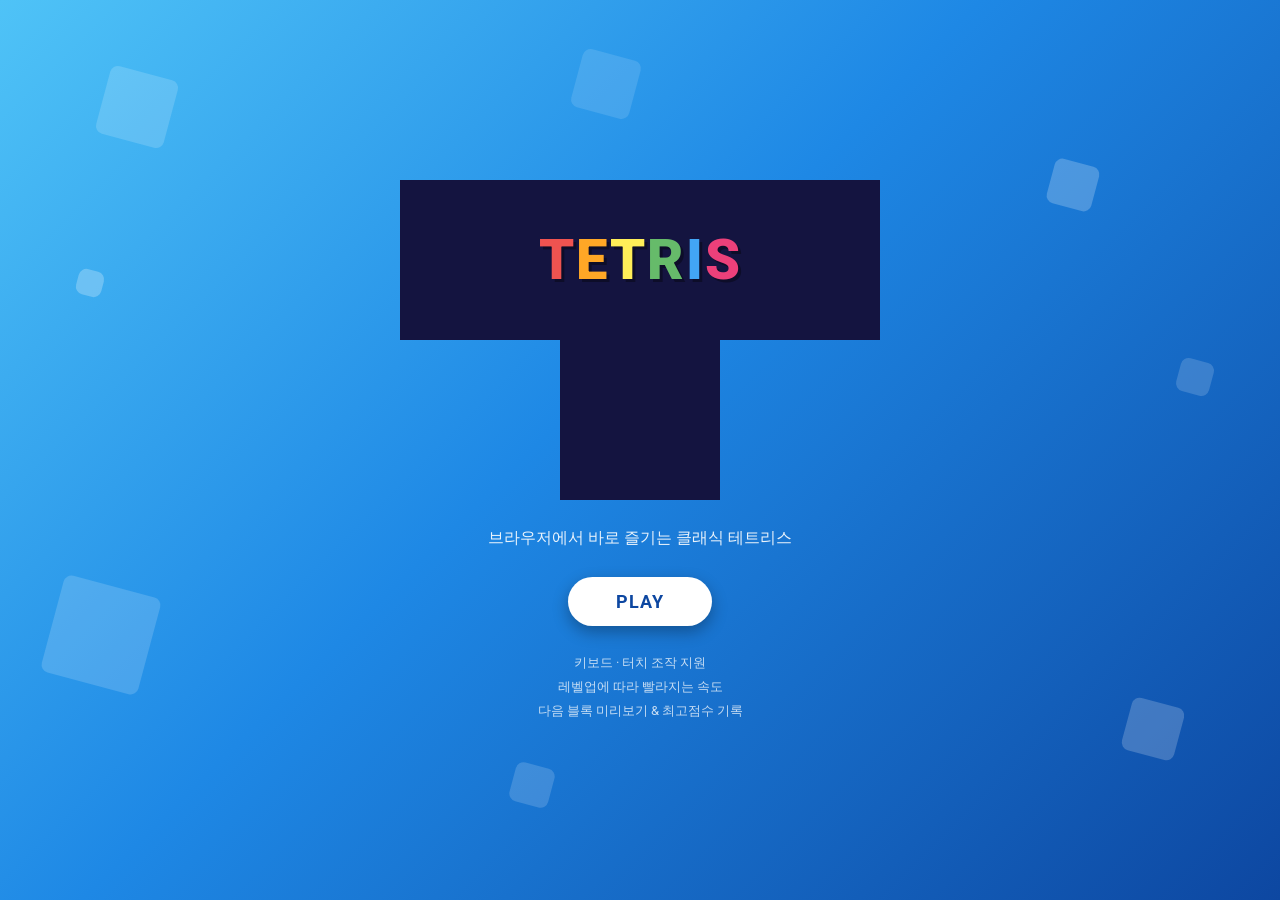
<file: index.html>
<!DOCTYPE html>
<html lang="ko">
<head>
<meta charset="UTF-8">
<meta name="viewport" content="width=device-width, initial-scale=1.0, maximum-scale=1.0, user-scalable=no">
<title>Tetris</title>
<link rel="preconnect" href="https://fonts.googleapis.com">
<link rel="preconnect" href="https://fonts.gstatic.com" crossorigin>
<link href="https://fonts.googleapis.com/css2?family=Roboto:wght@400;500;700;900&display=swap" rel="stylesheet">
<link rel="stylesheet" href="landing.css">
</head>
<body>
  <div class="bg-shapes" aria-hidden="true">
    <span class="shape shape-1"></span>
    <span class="shape shape-2"></span>
    <span class="shape shape-3"></span>
    <span class="shape shape-4"></span>
    <span class="shape shape-5"></span>
    <span class="shape shape-6"></span>
    <span class="shape shape-7"></span>
    <span class="shape shape-8"></span>
  </div>

  <main class="hero">
    <div class="logo-plaque">
      <div class="logo-top">
        <h1 class="tetris-logo">
          <span class="l1">T</span><span class="l2">E</span><span class="l3">T</span><span class="l4">R</span><span class="l5">I</span><span class="l6">S</span>
        </h1>
      </div>
    </div>

    <p class="tagline">브라우저에서 바로 즐기는 클래식 테트리스</p>

    <a class="play-btn" href="game.html">PLAY</a>

    <ul class="feature-list">
      <li>키보드 · 터치 조작 지원</li>
      <li>레벨업에 따라 빨라지는 속도</li>
      <li>다음 블록 미리보기 &amp; 최고점수 기록</li>
    </ul>
  </main>
</body>
</html>
</file>
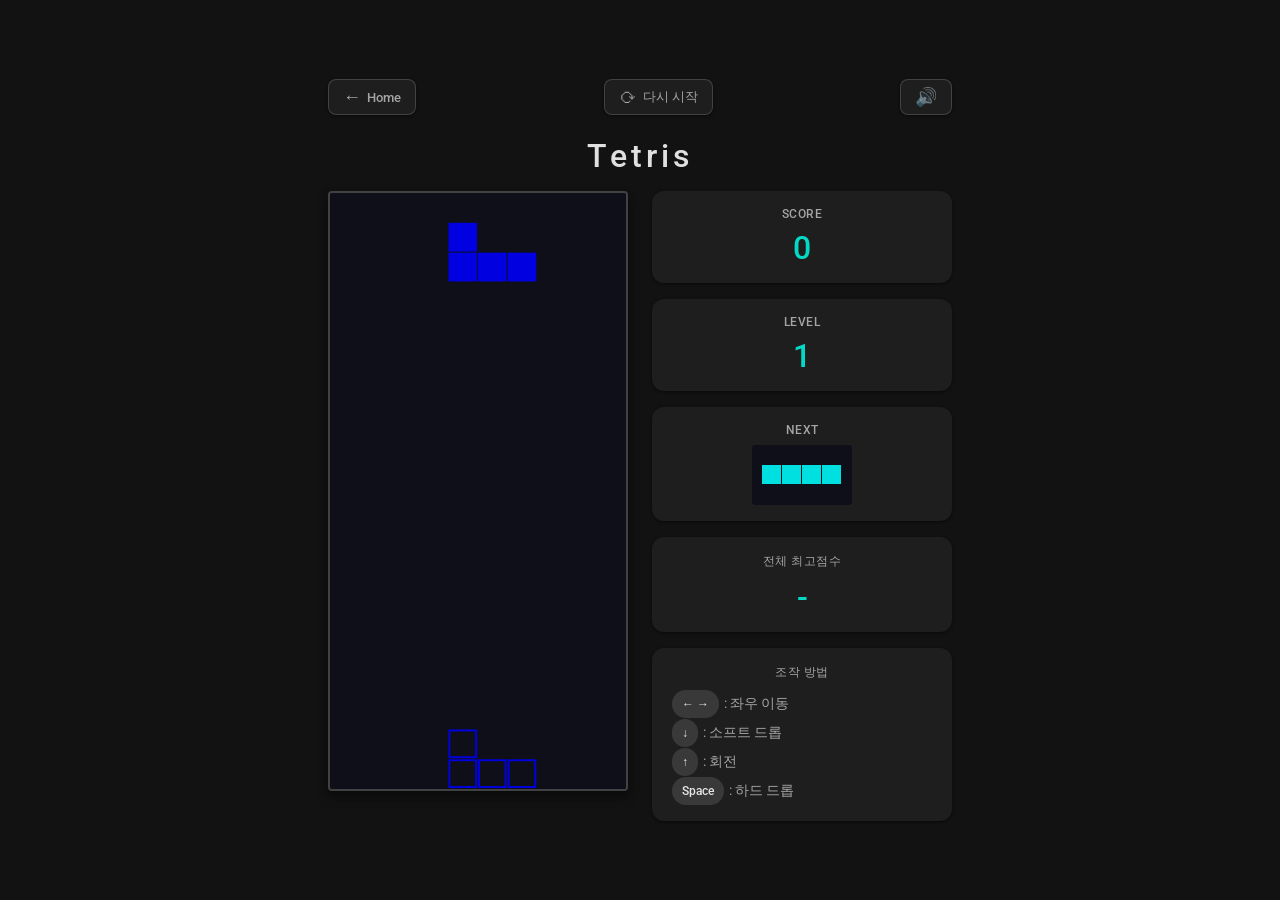
<file: game.html>
<!DOCTYPE html>
<html lang="ko">
<head>
<meta charset="UTF-8">
<meta name="viewport" content="width=device-width, initial-scale=1.0, maximum-scale=1.0, user-scalable=no">
<title>Tetris</title>
<link rel="preconnect" href="https://fonts.googleapis.com">
<link rel="preconnect" href="https://fonts.gstatic.com" crossorigin>
<link href="https://fonts.googleapis.com/css2?family=Roboto:wght@400;500;700&display=swap" rel="stylesheet">
<link rel="stylesheet" href="style.css">
</head>
<body>
  <div class="game-container">
    <div class="top-bar">
      <a href="index.html" class="back-link"><span class="btn-icon">←</span> Home</a>
      <button id="restart-anytime-btn" class="back-link" type="button"><span class="btn-icon">⟳</span> 다시 시작</button>
      <button id="mute-btn" class="back-link" type="button" aria-label="음소거"><span id="mute-icon" class="btn-icon">🔊</span></button>
    </div>
    <h1>Tetris</h1>

    <div class="game-area">
      <div class="board-wrapper">
        <canvas id="board" width="300" height="600"></canvas>
        <div id="game-over-overlay" class="hidden">
          <p>Game Over</p>
          <button id="restart-btn">다시 시작</button>
        </div>

        <div id="touch-controls" class="touch-controls">
          <div class="left-controls">
            <button id="btn-drop" class="touch-btn round drop-btn" aria-label="하드 드롭" type="button">DROP</button>
          </div>

          <div class="touch-dpad">
            <button id="btn-dpad-up" class="touch-btn square dpad-up" aria-label="회전" type="button">▲</button>
            <button id="btn-left" class="touch-btn square dpad-left" aria-label="왼쪽 이동" type="button">◀</button>
            <span class="dpad-hub" aria-hidden="true"></span>
            <button id="btn-right" class="touch-btn square dpad-right" aria-label="오른쪽 이동" type="button">▶</button>
            <button id="btn-down" class="touch-btn square dpad-down" aria-label="소프트 드롭" type="button">▼</button>
          </div>
        </div>
      </div>

      <div class="side-panel">
        <div class="panel-box">
          <h2>Score</h2>
          <p id="score">0</p>
        </div>

        <div class="panel-box">
          <h2>Level</h2>
          <p id="level">1</p>
        </div>

        <div class="panel-box">
          <h2>Next</h2>
          <canvas id="next-board" width="100" height="60"></canvas>
        </div>

        <div class="panel-box">
          <h2>전체 최고점수</h2>
          <p id="high-score">-</p>
        </div>

        <div class="panel-box keyboard-help">
          <h2>조작 방법</h2>
          <ul class="controls">
            <li><span class="key">← →</span> : 좌우 이동</li>
            <li><span class="key">↓</span> : 소프트 드롭</li>
            <li><span class="key">↑</span> : 회전</li>
            <li><span class="key">Space</span> : 하드 드롭</li>
          </ul>
        </div>
      </div>
    </div>
  </div>

  <script src="script.js"></script>
</body>
</html>
</file>
<file: landing.css>
* {
  box-sizing: border-box;
  /* blocks double-tap-to-zoom; touch-action isn't inherited by the CSS
     cascade, so it must be set on every element, not just html/body */
  touch-action: manipulation;
}

html,
body {
  margin: 0;
  min-height: 100vh;
}

body {
  position: relative;
  display: flex;
  align-items: center;
  justify-content: center;
  overflow-x: hidden;
  background: linear-gradient(135deg, #4fc3f7 0%, #1e88e5 45%, #0d47a1 100%);
  font-family: "Roboto", "Segoe UI", "Helvetica Neue", Arial, sans-serif;
  color: #ffffff;
  padding: 32px 16px;
}

/* floating tetromino-like cubes drifting behind the hero content */
.bg-shapes {
  position: absolute;
  inset: 0;
  overflow: hidden;
  z-index: 0;
}

.shape {
  position: absolute;
  display: block;
  background: rgba(255, 255, 255, 0.16);
  border-radius: 8px;
  transform: rotate(15deg);
  animation: drift 7s ease-in-out infinite;
}

.shape-1 { width: 70px;  height: 70px;  top: 8%;  left: 8%;  animation-delay: 0s; }
.shape-2 { width: 46px;  height: 46px;  top: 18%; left: 82%; animation-delay: 0.6s; background: rgba(255, 255, 255, 0.22); }
.shape-3 { width: 100px; height: 100px; top: 65%; left: 4%;  animation-delay: 1.2s; }
.shape-4 { width: 54px;  height: 54px;  top: 78%; left: 88%; animation-delay: 1.8s; background: rgba(255, 255, 255, 0.2); }
.shape-5 { width: 34px;  height: 34px;  top: 40%; left: 92%; animation-delay: 0.3s; }
.shape-6 { width: 60px;  height: 60px;  top: 6%;  left: 45%; animation-delay: 2.1s; background: rgba(255, 255, 255, 0.12); }
.shape-7 { width: 40px;  height: 40px;  top: 85%; left: 40%; animation-delay: 0.9s; }
.shape-8 { width: 26px;  height: 26px;  top: 30%; left: 6%;  animation-delay: 1.5s; background: rgba(255, 255, 255, 0.25); }

@keyframes drift {
  0%, 100% { transform: translateY(0) rotate(15deg); }
  50% { transform: translateY(-18px) rotate(-8deg); }
}

@media (prefers-reduced-motion: reduce) {
  .shape {
    animation: none;
  }
}

.hero {
  position: relative;
  z-index: 1;
  display: flex;
  flex-direction: column;
  align-items: center;
  gap: 28px;
  text-align: center;
}

.logo-plaque {
  width: min(90vw, 480px);
  aspect-ratio: 3 / 2;
  background: #141440;
  box-shadow: 0 12px 28px rgba(0, 0, 0, 0.4);
  /* silhouette of a T-tetromino: a wide top bar with a single stem below */
  clip-path: polygon(
    0% 0%, 100% 0%, 100% 50%,
    66.666% 50%, 66.666% 100%, 33.333% 100%, 33.333% 50%,
    0% 50%
  );
  display: flex;
  flex-direction: column;
}

.logo-top {
  height: 50%;
  display: flex;
  align-items: center;
  justify-content: center;
  padding: 0 12px;
}

.tetris-logo {
  margin: 0;
  font-size: clamp(28px, 8vw, 56px);
  font-weight: 900;
  letter-spacing: 2px;
}

.tetris-logo span {
  text-shadow: 3px 3px 0 rgba(0, 0, 0, 0.35);
}

.l1 { color: #ef5350; }
.l2 { color: #ffa726; }
.l3 { color: #ffee58; }
.l4 { color: #66bb6a; }
.l5 { color: #42a5f5; }
.l6 { color: #ec407a; }

.tagline {
  margin: 0;
  font-size: 16px;
  color: rgba(255, 255, 255, 0.9);
}

.play-btn {
  display: inline-block;
  padding: 14px 48px;
  border-radius: 999px;
  background: #ffffff;
  color: #0d47a1;
  font-size: 18px;
  font-weight: 700;
  letter-spacing: 1px;
  text-transform: uppercase;
  text-decoration: none;
  box-shadow: 0 6px 16px rgba(0, 0, 0, 0.3);
  transition: transform 0.15s ease, box-shadow 0.15s ease;
}

.play-btn:hover {
  transform: translateY(-2px);
  box-shadow: 0 10px 20px rgba(0, 0, 0, 0.35);
}

.play-btn:active {
  transform: translateY(0);
  box-shadow: 0 4px 10px rgba(0, 0, 0, 0.3);
}

.feature-list {
  margin: 0;
  padding: 0;
  list-style: none;
  display: flex;
  flex-direction: column;
  gap: 6px;
  font-size: 13px;
  color: rgba(255, 255, 255, 0.75);
}
</file>
<file: style.css>
:root {
  --md-primary: #6200ee;
  --md-primary-dark: #3700b3;
  --md-secondary: #03dac6;
  --md-background: #121212;
  --md-surface: #1e1e1e;
  --md-error: #cf6679;
  --md-on-primary: #ffffff;
  --md-on-surface: rgba(255, 255, 255, 0.87);
  --md-on-surface-medium: rgba(255, 255, 255, 0.6);
  --md-elevation-1: 0 1px 3px rgba(0, 0, 0, 0.3), 0 1px 2px rgba(0, 0, 0, 0.24);
  --md-elevation-2: 0 3px 6px rgba(0, 0, 0, 0.24), 0 2px 4px rgba(0, 0, 0, 0.2);
  --md-elevation-4: 0 6px 12px rgba(0, 0, 0, 0.3), 0 3px 6px rgba(0, 0, 0, 0.24);
}

* {
  box-sizing: border-box;
}

/* blocks double-tap-to-zoom everywhere. touch-action isn't inherited by
   the CSS cascade, so setting it only on <html> left any other element a
   tap could land on (the background, panels, etc.) still zoomable. */
* {
  touch-action: manipulation;
}

body {
  margin: 0;
  min-height: 100vh;
  display: flex;
  align-items: center;
  justify-content: center;
  background: var(--md-background);
  color: var(--md-on-surface);
  font-family: "Roboto", "Segoe UI", "Helvetica Neue", Arial, sans-serif;
  padding: 16px;
}

.game-container {
  text-align: center;
}

h1 {
  margin-bottom: 16px;
  letter-spacing: 4px;
  font-weight: 500;
  color: var(--md-on-surface);
}

.top-bar {
  display: flex;
  align-items: center;
  justify-content: space-between;
  gap: 8px;
  margin-bottom: 8px;
}

/* Material "outlined button" look: a filled box instead of plain text,
   so Home/Restart/Mute read as real buttons */
.back-link {
  display: inline-flex;
  align-items: center;
  gap: 6px;
  padding: 8px 14px;
  border-radius: 8px;
  font-size: 13px;
  font-weight: 500;
  color: var(--md-on-surface-medium);
  text-decoration: none;
  background: var(--md-surface);
  border: 1px solid rgba(255, 255, 255, 0.16);
  box-shadow: var(--md-elevation-1);
  font-family: inherit;
  cursor: pointer;
}

.back-link:hover {
  color: var(--md-on-surface);
  background: rgba(255, 255, 255, 0.08);
}

.btn-icon {
  font-size: 18px;
  line-height: 1;
}

.game-area {
  display: flex;
  align-items: flex-start;
  justify-content: center;
  gap: 24px;
  flex-wrap: wrap;
}

.board-wrapper {
  position: relative;
  width: min(300px, 92vw, 40vh);
  flex-shrink: 0;
}

#board {
  background: var(--md-surface);
  border: 2px solid rgba(255, 255, 255, 0.16);
  border-radius: 4px;
  box-shadow: var(--md-elevation-4);
  display: block;
  width: 100%;
  height: auto;
  aspect-ratio: 1 / 2;
}

#game-over-overlay {
  position: absolute;
  inset: 0;
  background: rgba(0, 0, 0, 0.75);
  display: flex;
  flex-direction: column;
  align-items: center;
  justify-content: center;
  gap: 16px;
  border-radius: 4px;
}

#game-over-overlay.hidden {
  display: none;
}

#game-over-overlay p {
  font-size: 24px;
  font-weight: 500;
  letter-spacing: 1px;
  text-transform: uppercase;
  color: var(--md-error);
  margin: 0;
}

#restart-btn {
  padding: 10px 24px;
  font-size: 14px;
  font-weight: 500;
  letter-spacing: 0.5px;
  text-transform: uppercase;
  border: none;
  border-radius: 24px;
  background: var(--md-primary);
  color: var(--md-on-primary);
  box-shadow: var(--md-elevation-2);
  cursor: pointer;
}

#restart-btn:hover {
  background: var(--md-primary-dark);
}

#restart-btn:active {
  box-shadow: var(--md-elevation-1);
}

.side-panel {
  display: flex;
  flex-direction: column;
  gap: 16px;
  min-width: 160px;
  width: min(300px, 92vw);
}

.panel-box {
  background: var(--md-surface);
  border-radius: 12px;
  box-shadow: var(--md-elevation-1);
  padding: 16px 20px;
}

.panel-box h2 {
  margin: 0 0 8px;
  font-size: 12px;
  font-weight: 500;
  letter-spacing: 0.5px;
  text-transform: uppercase;
  color: var(--md-on-surface-medium);
}

#score,
#level,
#high-score {
  margin: 0;
  font-size: 32px;
  font-weight: 500;
  color: var(--md-secondary);
}

#next-board {
  display: block;
  margin: 0 auto;
  background: var(--md-background);
  border-radius: 4px;
  max-width: 100%;
  height: auto;
}

.controls {
  margin: 0;
  padding: 0;
  list-style: none;
  font-size: 14px;
  line-height: 2;
  color: var(--md-on-surface-medium);
  text-align: left;
}

.key {
  display: inline-block;
  min-width: 1.4em;
  padding: 2px 10px;
  margin-right: 2px;
  border-radius: 999px;
  background: rgba(255, 255, 255, 0.12);
  color: var(--md-on-surface);
  font-family: "Roboto", "Segoe UI", "Helvetica Neue", Arial, sans-serif;
  font-size: 12px;
  font-weight: 500;
  text-align: center;
}

/* floats directly over the bottom of the board (nested inside
   .board-wrapper, which is position:relative) instead of occupying its
   own row — translucent buttons "hover" over the gameplay area.
   Two groups spread to opposite corners: DROP + rotate buttons at the
   left, the left/right/down direction pad at the right. */
.touch-controls {
  display: none;
  flex-direction: row;
  align-items: flex-end;
  justify-content: space-between;
}

.left-controls {
  display: flex;
  align-items: center;
  gap: 10px;
}

/* full cross (up/left/right/down around a hub) — up mirrors the
   standalone DROP button (also hard drop) so the d-pad still reads as
   a complete cross like the reference image. Track size uses clamp()
   so the whole cross shrinks on narrow phones instead of overflowing. */
.touch-dpad {
  display: grid;
  grid-template-columns: repeat(3, clamp(34px, 10vw, 56px));
  grid-template-rows: repeat(3, clamp(34px, 10vw, 56px));
  gap: 4px;
}

.dpad-up {
  grid-column: 2;
  grid-row: 1;
}

.dpad-left {
  grid-column: 1;
  grid-row: 2;
}

.dpad-hub {
  grid-column: 2;
  grid-row: 2;
  align-self: center;
  justify-self: center;
  width: 10px;
  height: 10px;
  border-radius: 50%;
  background: rgba(255, 255, 255, 0.35);
}

.dpad-right {
  grid-column: 3;
  grid-row: 2;
}

.dpad-down {
  grid-column: 2;
  grid-row: 3;
}

.touch-btn {
  /* frosted-glass floating buttons: translucent so the board shows
     through, with a soft blur and thin highlight border. Centered via
     flexbox (not padding/line-height) so the glyph stays centered
     regardless of the button's fixed width/height below — padding
     alone made width and height mismatch, warping circles into ovals. */
  display: flex;
  align-items: center;
  justify-content: center;
  padding: 0;
  font-size: 26px;
  line-height: 1;
  border: 1px solid rgba(255, 255, 255, 0.35);
  border-radius: 50%;
  background: rgba(255, 255, 255, 0.16);
  backdrop-filter: blur(6px);
  -webkit-backdrop-filter: blur(6px);
  color: var(--md-on-primary);
  box-shadow: var(--md-elevation-2);
  touch-action: manipulation;
  user-select: none;
}

.touch-btn:active {
  background: rgba(255, 255, 255, 0.32);
  box-shadow: var(--md-elevation-1);
}

.touch-btn.round {
  /* rotate buttons: equal width/height so border-radius:50% forms a
     true circle. Sized with clamp() (viewport-scaled, not a fixed px)
     so this pair plus the DROP button plus the d-pad can never add up
     to more than the screen is wide — a fixed-px combined width used to
     overflow narrow phones and push the page into horizontal scroll. */
  width: clamp(40px, 12vw, 58px);
  height: clamp(40px, 12vw, 58px);
  font-size: clamp(18px, 5.5vw, 26px);
}

.touch-btn.drop-btn {
  /* standalone hard-drop button: a pill (not a circle, since "DROP"
     is wider than a single icon) with real breathing room around the text */
  width: clamp(48px, 14vw, 76px);
  height: clamp(40px, 10vw, 52px);
  padding: 0 8px;
  border-radius: 999px;
  font-size: clamp(10px, 3vw, 12px);
  font-weight: 700;
  letter-spacing: 0.5px;
}

.touch-btn.square {
  /* d-pad direction buttons: rounded square instead of a full circle;
     the grid track (clamp-sized above) gives these their box, so only
     shape/font need setting here */
  font-size: clamp(15px, 4.5vw, 20px);
  border-radius: 12px;
}

@media (pointer: coarse), (max-width: 700px) {
  /* on touch devices, fit everything into exactly one screen (no page scroll):
     h1 + score/level bar + touch buttons take their natural height, and the
     board fills whatever vertical space is left, sized by height first so a
     1:2 (w:h) canvas never forces the page to overflow */
  html,
  body {
    height: 100dvh;
    overflow-x: hidden;
    overflow-y: auto;
  }

  body {
    padding: 8px;
    align-items: stretch;
    justify-content: stretch;
  }

  .game-container {
    display: flex;
    flex-direction: column;
    width: 100%;
    height: 100%;
    gap: 8px;
  }

  .top-bar {
    flex: none;
    margin-bottom: 2px;
  }

  .back-link {
    padding: 5px 8px;
    font-size: 11px;
  }

  .btn-icon {
    font-size: 15px;
  }

  h1 {
    flex: none;
    font-size: 18px;
    margin: 0;
  }

  .game-area {
    flex: 1;
    min-height: 0;
    display: flex;
    flex-direction: row;
    flex-wrap: nowrap;
    align-items: stretch;
    justify-content: center;
    gap: 8px;
  }

  /* score/level sit in a slim column to the left of the board */
  .side-panel {
    order: -1;
    flex: none;
    flex-direction: column;
    justify-content: center;
    width: 78px;
    min-width: 0;
    gap: 8px;
  }

  .panel-box {
    padding: 8px 6px;
    text-align: center;
  }

  .panel-box h2 {
    font-size: 10px;
    margin: 0 0 2px;
  }

  #score,
  #level,
  #high-score {
    font-size: 17px;
  }

  .keyboard-help {
    display: none;
  }

  .board-wrapper {
    flex: 1;
    min-height: 0;
    width: auto;
    display: flex;
    align-items: center;
    justify-content: center;
  }

  /* actual pixel size is set by script.js (fitBoardToViewport), which
     measures .board-wrapper directly — CSS aspect-ratio sizing here is
     unreliable because board-wrapper's own box also depends on the
     canvas's size, so the two can't safely be resolved by CSS alone */

  /* fixed to the viewport (not board-wrapper) so the two clusters pin to
     the actual screen edges — a narrow board-wrapper used to constrain
     their combined width and push them past its right edge, which grew
     the page horizontally and caused a horizontal scrollbar */
  .touch-controls {
    display: flex;
    position: fixed;
    left: 0;
    right: 0;
    bottom: 10px;
    padding: 0 8px;
    z-index: 5;
    pointer-events: none;
  }

  .touch-controls > * {
    pointer-events: auto;
  }
}

@media (max-width: 480px) {
  h1 {
    font-size: 22px;
    letter-spacing: 2px;
    margin-bottom: 12px;
  }

  .game-area {
    gap: 16px;
  }

  .panel-box {
    padding: 10px 14px;
  }

  #score,
  #level,
  #high-score {
    font-size: 26px;
  }
}
</file>
